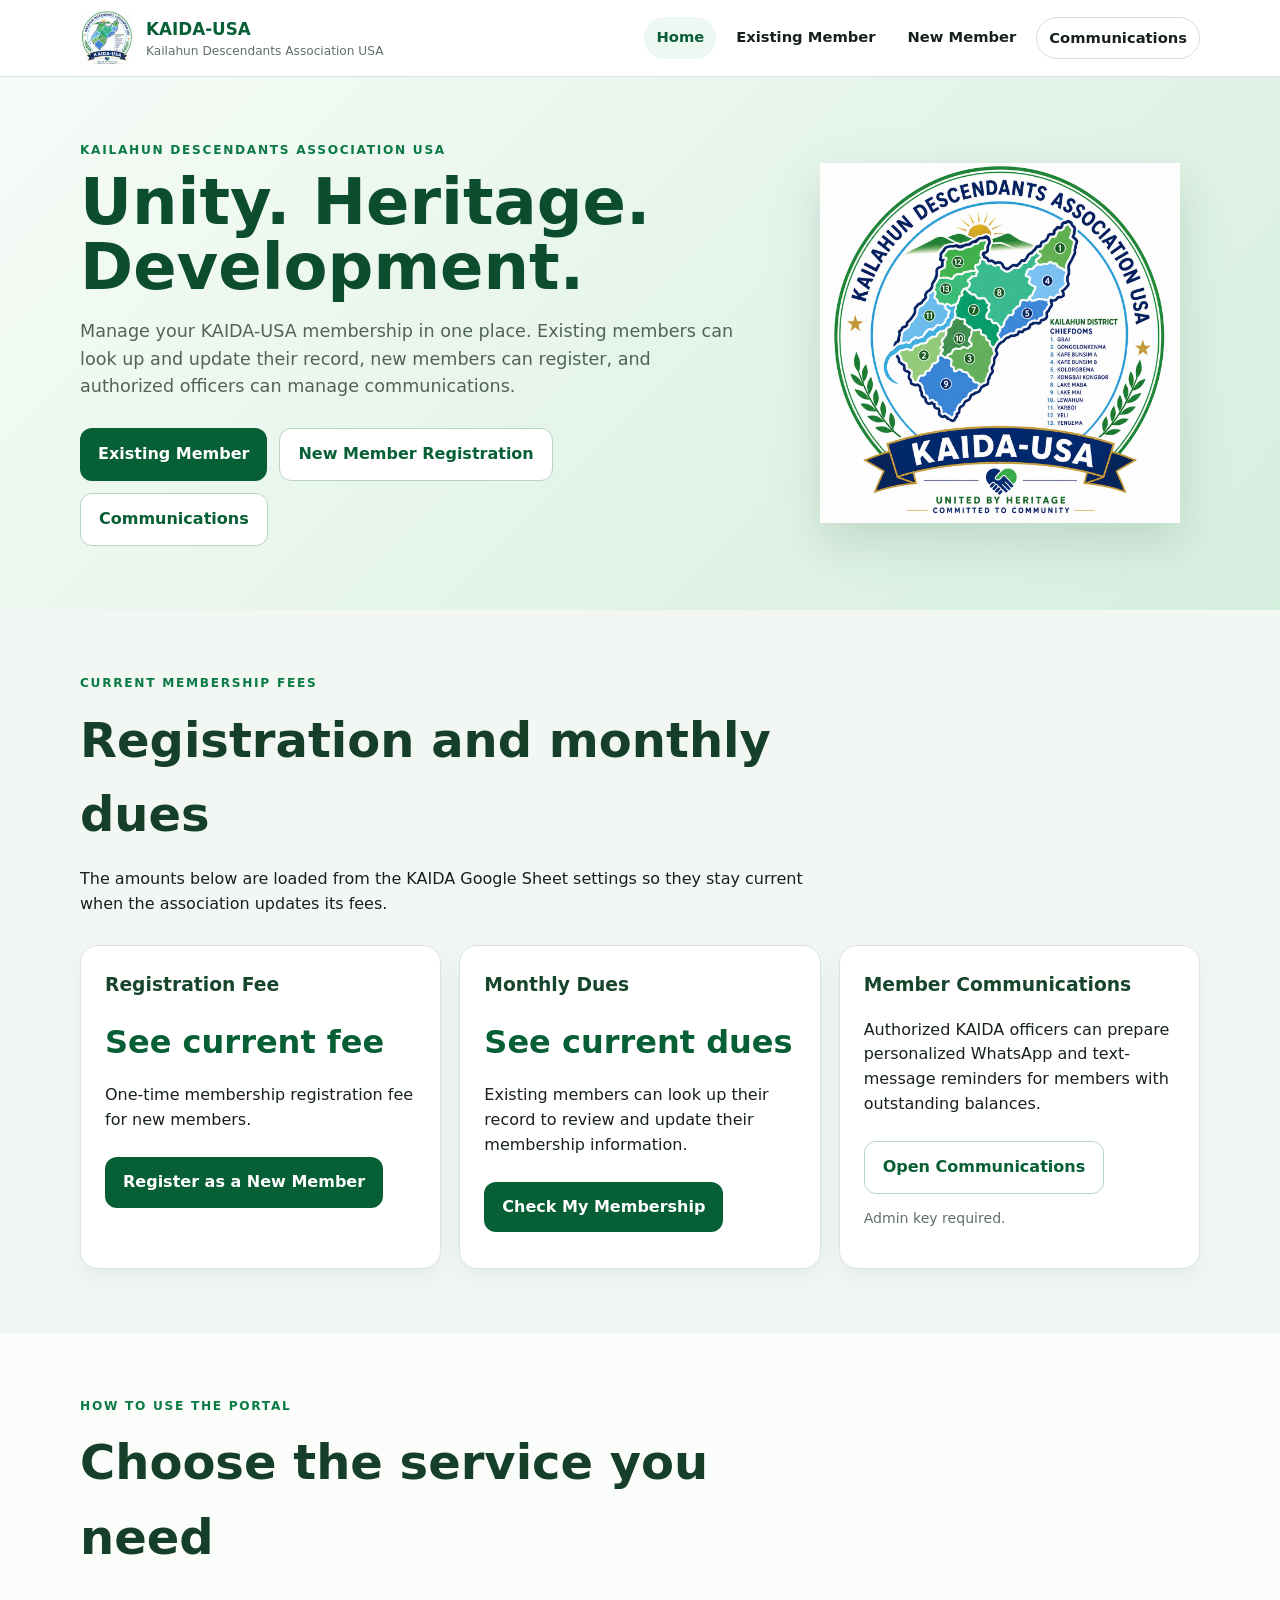
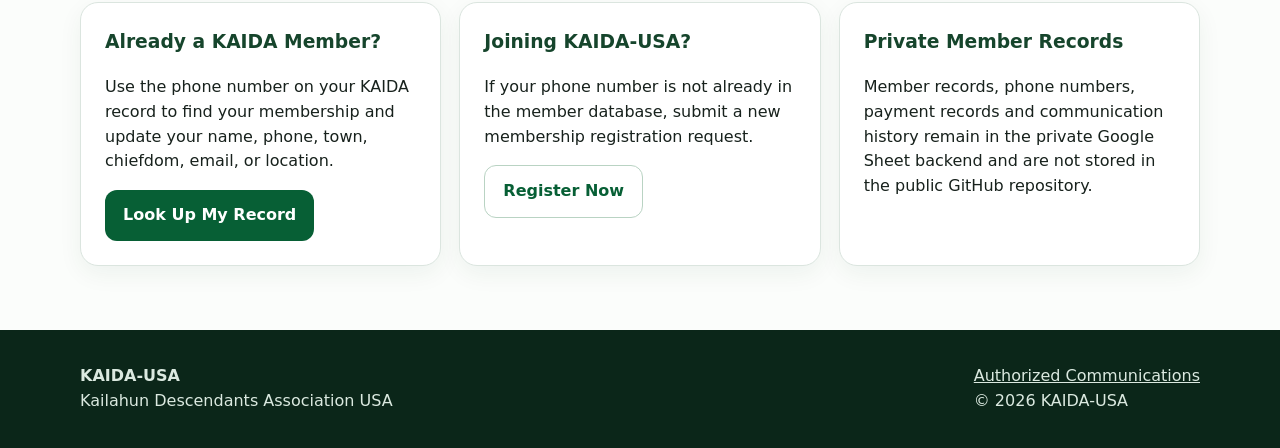
<file: index.html>
<!doctype html>
<html lang="en">
<head>
  <meta charset="utf-8">
  <meta name="viewport" content="width=device-width,initial-scale=1,viewport-fit=cover">
  <title>KAIDA-USA | Kailahun Descendants Association USA</title>
  <meta name="description" content="Official KAIDA-USA membership, registration, dues and member communications portal for the Kailahun Descendants Association USA.">
  <meta name="robots" content="index,follow,max-image-preview:large">
  <meta name="theme-color" content="#075f35">
  <link rel="canonical" href="https://kaidausa.github.io/">

  <meta property="og:locale" content="en_US">
  <meta property="og:type" content="website">
  <meta property="og:site_name" content="KAIDA-USA">
  <meta property="og:title" content="KAIDA-USA | Kailahun Descendants Association USA">
  <meta property="og:description" content="Unity • Heritage • Development. Membership, registration, dues and member services for KAIDA-USA.">
  <meta property="og:url" content="https://kaidausa.github.io/">
  <meta property="og:image" content="https://kaidausa.github.io/assets/img/og-image.png">
  <meta property="og:image:secure_url" content="https://kaidausa.github.io/assets/img/og-image.png">
  <meta property="og:image:type" content="image/png">
  <meta property="og:image:width" content="1200">
  <meta property="og:image:height" content="630">
  <meta property="og:image:alt" content="KAIDA-USA - Kailahun Descendants Association USA">

  <meta name="twitter:card" content="summary_large_image">
  <meta name="twitter:title" content="KAIDA-USA | Kailahun Descendants Association USA">
  <meta name="twitter:description" content="Unity • Heritage • Development. Membership, registration, dues and member services for KAIDA-USA.">
  <meta name="twitter:image" content="https://kaidausa.github.io/assets/img/og-image.png">

  <link rel="stylesheet" href="assets/css/styles.css">
  <script type="application/ld+json">{"@context":"https://schema.org","@type":"Organization","name":"KAIDA-USA","alternateName":"Kailahun Descendants Association USA","url":"https://kaidausa.github.io/","logo":"https://kaidausa.github.io/assets/img/kaida-logo.png"}</script>
</head>
<body>
<header class="site-header">
  <div class="container header-inner">
    <a class="brand" href="index.html" aria-label="KAIDA-USA Home">
      <img class="brand-logo" src="assets/img/kaida-logo.png" alt="KAIDA-USA logo">
      <span class="brand-text">
        <strong>KAIDA-USA</strong>
        <span>Kailahun Descendants Association USA</span>
      </span>
    </a>
    <nav class="nav" aria-label="Main navigation">
      <a aria-current="page" href="index.html">Home</a>
      <a href="member-lookup.html">Existing Member</a>
      <a href="register.html">New Member</a>
      <a href="communications.html">Communications</a>
    </nav>
  </div>
</header>

<main>
  <section class="hero">
    <div class="container hero-grid">
      <div>
        <p class="eyebrow">Kailahun Descendants Association USA</p>
        <h1>Unity. Heritage. Development.</h1>
        <p class="lead">Manage your KAIDA-USA membership in one place. Existing members can look up and update their record, new members can register, and authorized officers can manage communications.</p>
        <div class="actions">
          <a class="btn btn-primary" href="member-lookup.html">Existing Member</a>
          <a class="btn btn-secondary" href="register.html">New Member Registration</a>
          <a class="btn btn-secondary" href="communications.html">Communications</a>
        </div>
      </div>
      <div>
        <img class="hero-logo" src="assets/img/kaida-logo.png" alt="KAIDA-USA emblem">
      </div>
    </div>
  </section>

  <section class="section section-alt" id="fees">
    <div class="container">
      <div class="section-heading">
        <p class="eyebrow">Current Membership Fees</p>
        <h2>Registration and monthly dues</h2>
        <p>The amounts below are loaded from the KAIDA Google Sheet settings so they stay current when the association updates its fees.</p>
      </div>

      <div class="grid">
        <article class="card">
          <h3>Registration Fee</h3>
          <p class="price" data-registration-fee>Loading…</p>
          <p>One-time membership registration fee for new members.</p>
          <a class="btn btn-primary" href="register.html">Register as a New Member</a>
        </article>

        <article class="card">
          <h3>Monthly Dues</h3>
          <p class="price" data-monthly-dues>Loading…</p>
          <p>Existing members can look up their record to review and update their membership information.</p>
          <a class="btn btn-primary" href="member-lookup.html">Check My Membership</a>
        </article>

        <article class="card">
          <h3>Member Communications</h3>
          <p>Authorized KAIDA officers can prepare personalized WhatsApp and text-message reminders for members with outstanding balances.</p>
          <a class="btn btn-secondary" href="communications.html">Open Communications</a>
          <p class="small">Admin key required.</p>
        </article>
      </div>
    </div>
  </section>

  <section class="section">
    <div class="container">
      <div class="section-heading">
        <p class="eyebrow">How to Use the Portal</p>
        <h2>Choose the service you need</h2>
      </div>
      <div class="grid">
        <article class="card">
          <h3>Already a KAIDA Member?</h3>
          <p>Use the phone number on your KAIDA record to find your membership and update your name, phone, town, chiefdom, email, or location.</p>
          <a class="btn btn-primary" href="member-lookup.html">Look Up My Record</a>
        </article>
        <article class="card">
          <h3>Joining KAIDA-USA?</h3>
          <p>If your phone number is not already in the member database, submit a new membership registration request.</p>
          <a class="btn btn-secondary" href="register.html">Register Now</a>
        </article>
        <article class="card">
          <h3>Private Member Records</h3>
          <p>Member records, phone numbers, payment records and communication history remain in the private Google Sheet backend and are not stored in the public GitHub repository.</p>
        </article>
      </div>
    </div>
  </section>
</main>

<footer class="site-footer">
  <div class="container footer-inner">
    <div>
      <strong>KAIDA-USA</strong>
      <div>Kailahun Descendants Association USA</div>
    </div>
    <div>
      <a href="communications.html">Authorized Communications</a><br>
      © <span id="year"></span> KAIDA-USA
    </div>
  </div>
</footer>

<script src="config.js"></script>
<script src="assets/js/app.js"></script>
</body>
</html>
</file>
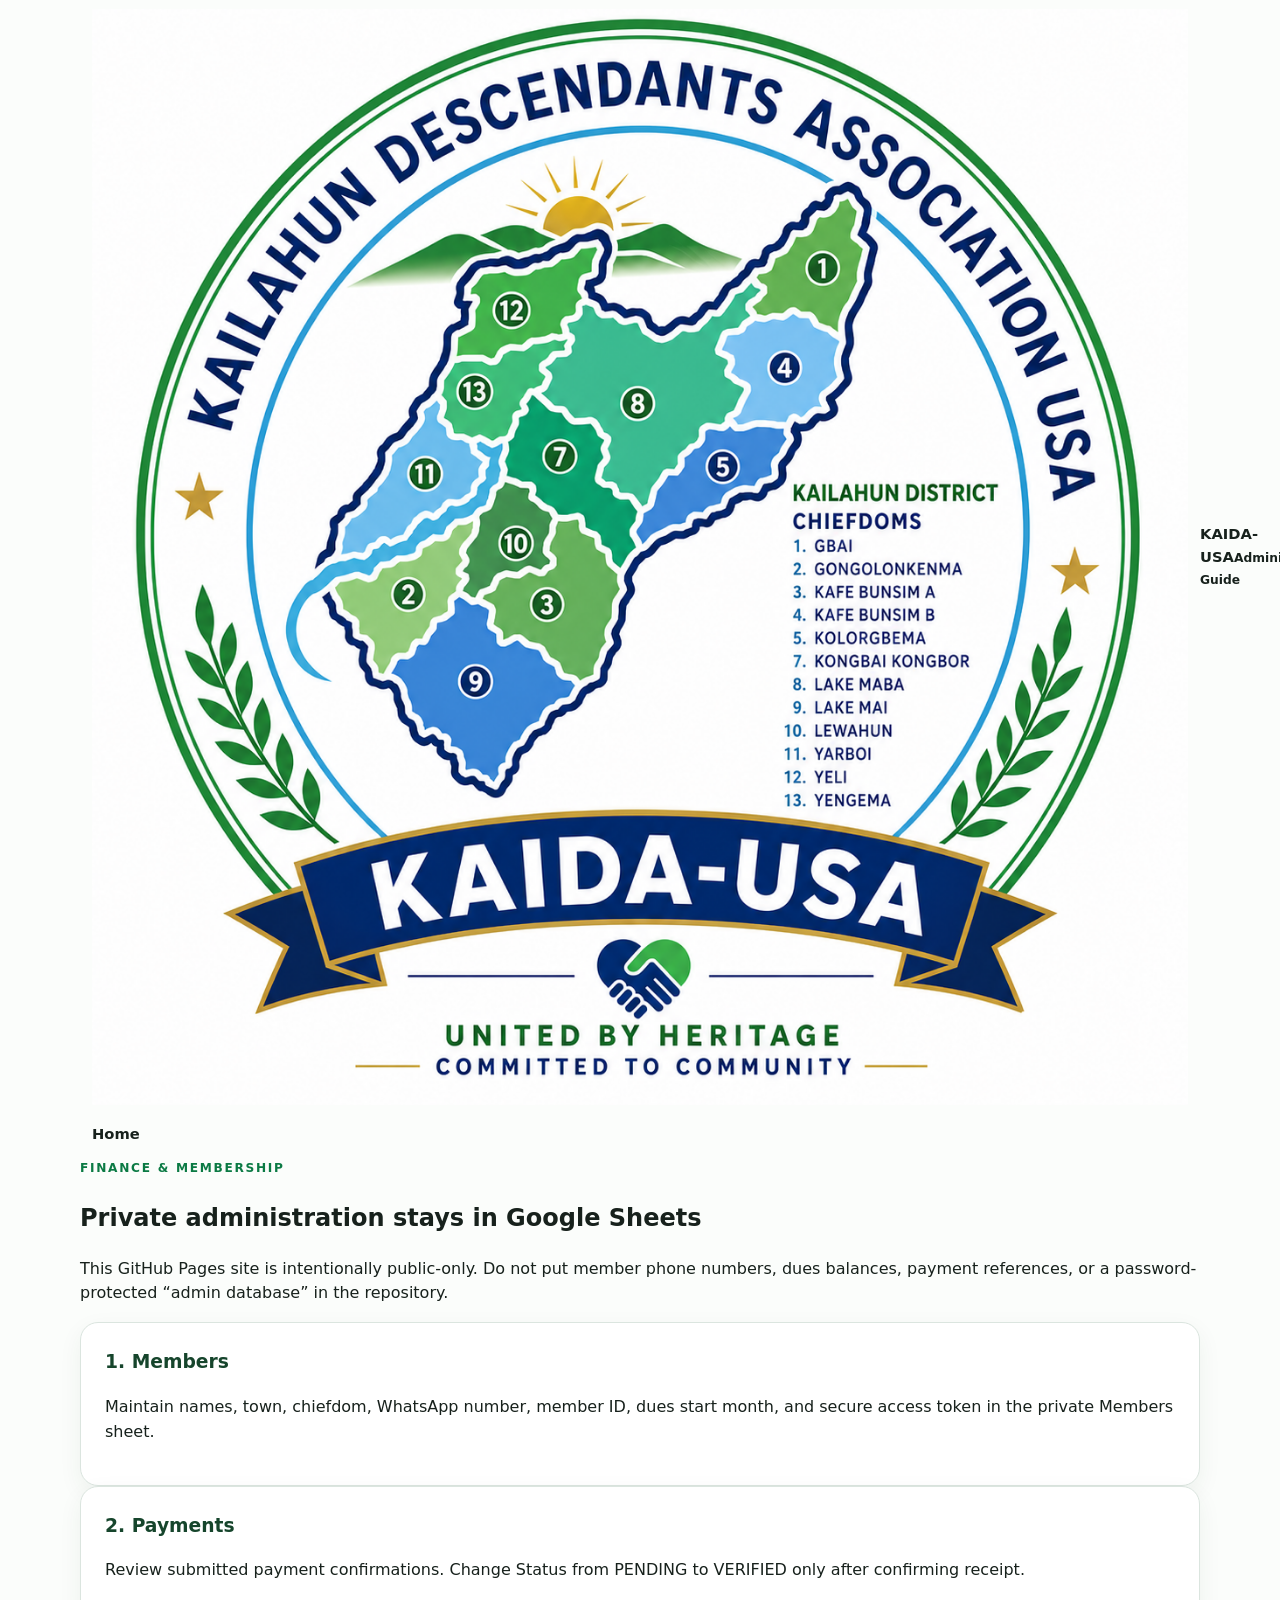
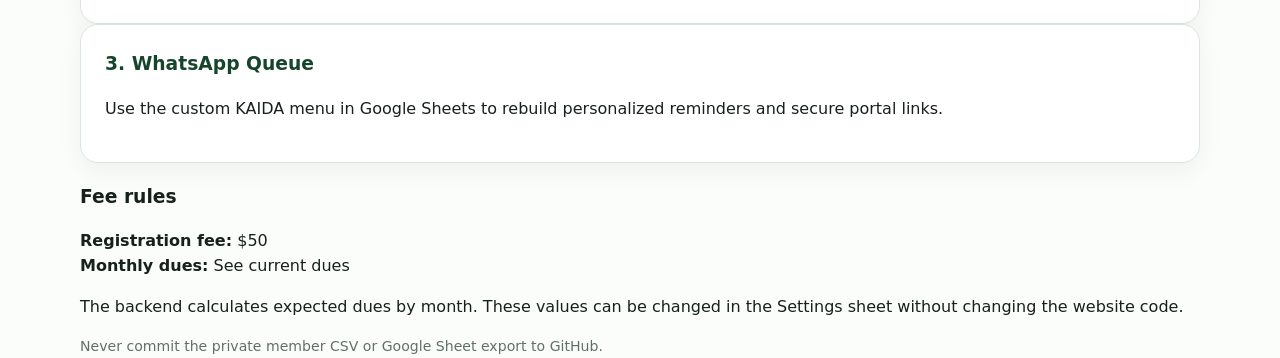
<file: admin.html>
<!doctype html><html lang="en"><head>
  <meta charset="utf-8">
  <meta name="viewport" content="width=device-width, initial-scale=1, viewport-fit=cover">
  <title>Administrator Guide | KAIDA-USA</title>
  <meta name="description" content="KAIDA-USA administrator guide for the private Google Sheets and Apps Script membership and dues system.">
  <meta name="robots" content="noindex,nofollow,noarchive">
  <meta name="theme-color" content="#0b6b3a">
  <meta name="application-name" content="KAIDA-USA">
  <meta name="apple-mobile-web-app-title" content="KAIDA-USA">
  <meta name="format-detection" content="telephone=no">
  <link rel="canonical" href="https://kaida.github.io/admin.html">
  <link rel="icon" type="image/png" sizes="32x32" href="assets/img/favicon-32x32.png">
  <link rel="apple-touch-icon" sizes="180x180" href="assets/img/apple-touch-icon.png">
  <link rel="manifest" href="site.webmanifest">

  <!-- Open Graph: Facebook, WhatsApp, LinkedIn, iMessage and other social previews -->
  <meta property="og:locale" content="en_US">
  <meta property="og:type" content="website">
  <meta property="og:site_name" content="KAIDA-USA">
  <meta property="og:title" content="Administrator Guide | KAIDA-USA">
  <meta property="og:description" content="KAIDA-USA administrator guide for the private Google Sheets and Apps Script membership and dues system.">
  <meta property="og:url" content="https://kaida.github.io/admin.html">
  <meta property="og:image" content="https://kaida.github.io/assets/img/og-image.png">
  <meta property="og:image:secure_url" content="https://kaida.github.io/assets/img/og-image.png">
  <meta property="og:image:type" content="image/png">
  <meta property="og:image:width" content="1200">
  <meta property="og:image:height" content="630">
  <meta property="og:image:alt" content="KAIDA-USA — Kailahun Descendants Association USA">

  <!-- X / Twitter Card -->
  <meta name="twitter:card" content="summary_large_image">
  <meta name="twitter:title" content="Administrator Guide | KAIDA-USA">
  <meta name="twitter:description" content="KAIDA-USA administrator guide for the private Google Sheets and Apps Script membership and dues system.">
  <meta name="twitter:image" content="https://kaida.github.io/assets/img/og-image.png">
  <meta name="twitter:image:alt" content="KAIDA-USA — Kailahun Descendants Association USA">

  <link rel="stylesheet" href="assets/css/styles.css">
</head><body>
<nav class="nav"><div class="container nav-inner"><a class="brand" href="index.html"><img src="assets/img/kaida-logo.png" alt="KAIDA-USA logo"><span>KAIDA-USA<small>Administrator Guide</small></span></a><a class="btn btn-outline" href="index.html">Home</a></div></nav>
<section><div class="container"><div class="section-head"><span class="eyebrow">Finance & Membership</span><h2>Private administration stays in Google Sheets</h2><p>This GitHub Pages site is intentionally public-only. Do not put member phone numbers, dues balances, payment references, or a password-protected “admin database” in the repository.</p></div><div class="cards"><div class="card"><h3>1. Members</h3><p>Maintain names, town, chiefdom, WhatsApp number, member ID, dues start month, and secure access token in the private Members sheet.</p></div><div class="card"><h3>2. Payments</h3><p>Review submitted payment confirmations. Change Status from PENDING to VERIFIED only after confirming receipt.</p></div><div class="card"><h3>3. WhatsApp Queue</h3><p>Use the custom KAIDA menu in Google Sheets to rebuild personalized reminders and secure portal links.</p></div></div><div class="panel" style="margin-top:1.2rem"><h3>Fee rules</h3><p><strong>Registration fee:</strong> <span data-reg-fee>$50</span><br><strong>Monthly dues:</strong> <span data-monthly-dues>$10</span></p><p class="hint">The backend calculates expected dues by month. These values can be changed in the Settings sheet without changing the website code.</p></div></div></section>
<footer class="footer"><div class="container small">Never commit the private member CSV or Google Sheet export to GitHub.</div></footer><script src="config.js"></script><script src="assets/js/app.js"></script></body></html>
</file>
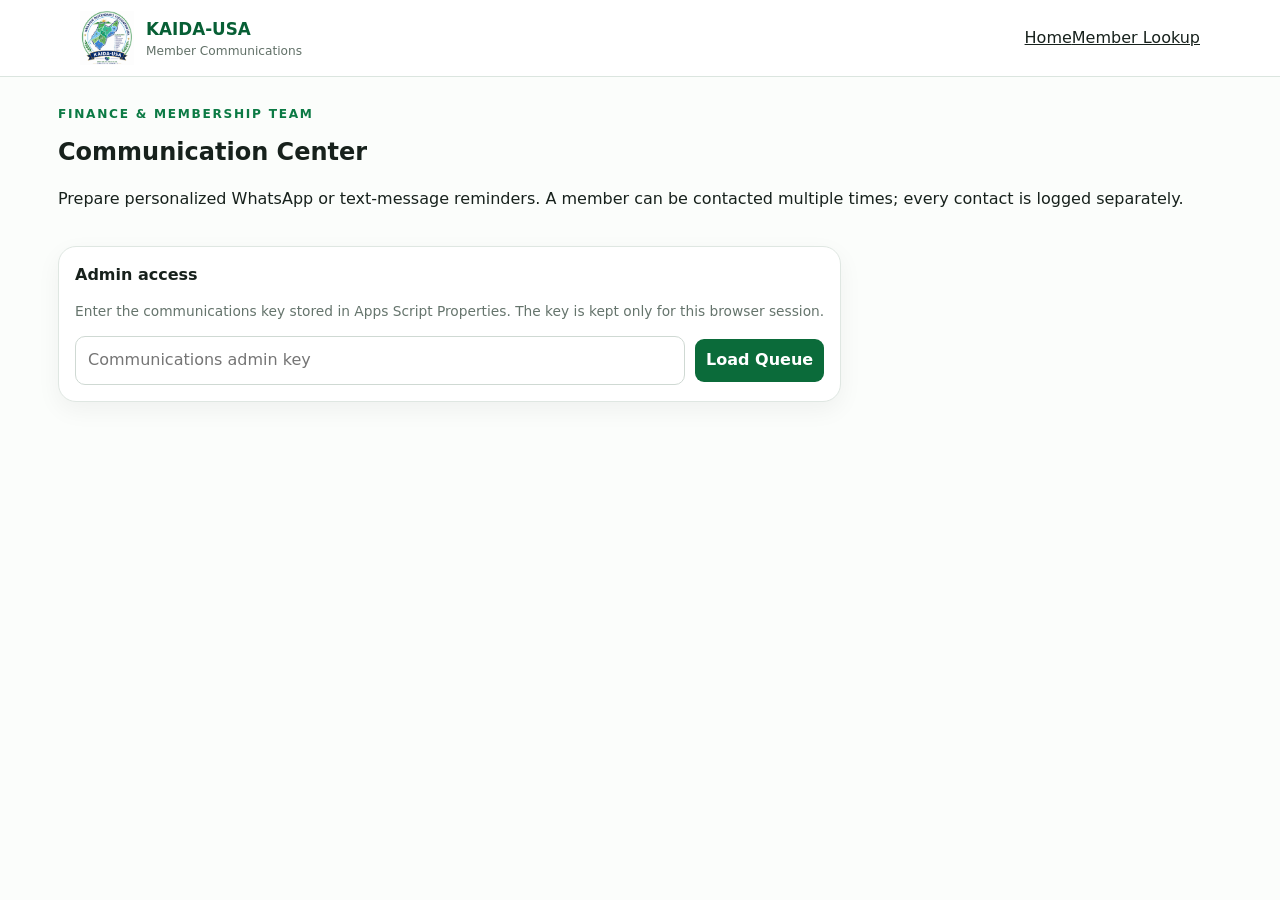
<file: communications.html>
<!doctype html>
<html lang="en">
<head>
  <meta charset="utf-8">
  <meta name="viewport" content="width=device-width,initial-scale=1,viewport-fit=cover">
  <meta name="robots" content="noindex,nofollow,noarchive">
  <meta name="theme-color" content="#0b6b3a">
  <title>KAIDA-USA | Member Communications</title>
  <link rel="stylesheet" href="assets/css/styles.css">
  <style>
    .comms-shell{max-width:1200px;margin:0 auto;padding:28px 18px 60px}
    .comms-header{display:flex;gap:18px;justify-content:space-between;align-items:flex-start;flex-wrap:wrap;margin-bottom:22px}
    .comms-header h1{margin:.2rem 0 .4rem}
    .admin-box,.toolbar,.stats-grid,.table-card,.batch-card{background:#fff;border:1px solid #dfe7e2;border-radius:18px;box-shadow:0 8px 24px rgba(0,0,0,.05)}
    .admin-box{padding:16px;min-width:310px}
    .inline{display:flex;gap:10px;align-items:center;flex-wrap:wrap}
    .inline input,.toolbar select,.toolbar input,.message-editor textarea{padding:11px 12px;border:1px solid #cfd9d3;border-radius:10px;font:inherit}
    .inline input{min-width:220px;flex:1}
    .toolbar{padding:14px;display:flex;gap:10px;flex-wrap:wrap;align-items:center;margin-bottom:18px}
    .toolbar .grow{flex:1;min-width:230px}
    .stats-grid{display:grid;grid-template-columns:repeat(4,minmax(0,1fr));gap:1px;overflow:hidden;margin-bottom:18px;background:#dfe7e2}
    .stat{background:#fff;padding:18px}
    .stat .num{font-size:1.7rem;font-weight:800;color:#0b6b3a}
    .stat .label{font-size:.9rem;color:#5c6c63;margin-top:4px}
    .table-card{overflow:hidden}
    .table-wrap{overflow:auto}
    table{width:100%;border-collapse:collapse;min-width:1080px}
    th,td{padding:11px 10px;border-bottom:1px solid #edf1ee;text-align:left;vertical-align:top}
    th{background:#f5f8f6;font-size:.82rem;text-transform:uppercase;letter-spacing:.03em;position:sticky;top:0;z-index:1}
    .money{font-variant-numeric:tabular-nums;font-weight:700}
    .pill{display:inline-block;padding:4px 8px;border-radius:999px;background:#eef6f1;color:#0b6b3a;font-size:.78rem;font-weight:700}
    .actions{display:flex;gap:6px;flex-wrap:wrap}
    button,.action-link{border:0;border-radius:9px;padding:9px 11px;font:inherit;font-weight:700;cursor:pointer;text-decoration:none;display:inline-flex;align-items:center;justify-content:center}
    .primary{background:#0b6b3a;color:#fff}.secondary{background:#eef6f1;color:#0b6b3a}.muted{background:#f2f3f2;color:#38453e}.danger{background:#fff0f0;color:#9d2020}
    button:disabled{opacity:.5;cursor:not-allowed}
    .notice{margin:12px 0;padding:11px 13px;border-radius:10px}.notice-info{background:#eef5ff}.notice-success{background:#edf8f0}.notice-error{background:#fff0f0}.notice-warning{background:#fff8e5}
    .batch-card{margin-top:18px;padding:18px}.batch-card[hidden]{display:none}
    .batch-top{display:flex;justify-content:space-between;gap:12px;flex-wrap:wrap;align-items:center}
    .message-editor textarea{width:100%;min-height:180px;resize:vertical;margin:12px 0}
    .small{font-size:.86rem;color:#65746c}.hidden{display:none!important}
    @media(max-width:800px){.stats-grid{grid-template-columns:1fr 1fr}.admin-box{width:100%}}
    @media(max-width:520px){.stats-grid{grid-template-columns:1fr}.comms-shell{padding:18px 10px 40px}}
  </style>
</head>
<body>
  <header class="site-header">
    <div class="container header-inner">
      <a class="brand" href="index.html" aria-label="KAIDA-USA Home">
        <img src="assets/img/kaida-logo.png" alt="KAIDA-USA logo" class="brand-logo">
        <div class="brand-text"><strong>KAIDA-USA</strong><span>Member Communications</span></div>
      </a>
      <nav class="main-nav"><a href="index.html">Home</a><a href="member-lookup.html">Member Lookup</a></nav>
    </div>
  </header>

  <main class="comms-shell">
    <section class="comms-header">
      <div>
        <p class="eyebrow">Finance & Membership Team</p>
        <h1>Communication Center</h1>
        <p>Prepare personalized WhatsApp or text-message reminders. A member can be contacted multiple times; every contact is logged separately.</p>
      </div>
      <div class="admin-box">
        <strong>Admin access</strong>
        <p class="small">Enter the communications key stored in Apps Script Properties. The key is kept only for this browser session.</p>
        <div class="inline">
          <input id="adminKey" type="password" autocomplete="current-password" placeholder="Communications admin key">
          <button id="connectBtn" class="primary" type="button">Load Queue</button>
        </div>
        <div id="accessMessage" class="notice notice-info" hidden></div>
      </div>
    </section>

    <section id="dashboard" class="hidden">
      <div class="stats-grid">
        <div class="stat"><div id="statOutstanding" class="num">0</div><div class="label">Members outstanding</div></div>
        <div class="stat"><div id="statBalance" class="num">$0</div><div class="label">Total outstanding</div></div>
        <div class="stat"><div id="statNever" class="num">0</div><div class="label">Never contacted</div></div>
        <div class="stat"><div id="statSelected" class="num">0</div><div class="label">Selected for batch</div></div>
      </div>

      <div class="toolbar">
        <input id="searchBox" class="grow" type="search" placeholder="Search name, phone or member ID">
        <select id="debtFilter">
          <option value="all">All outstanding</option>
          <option value="registration">Registration only</option>
          <option value="dues">Dues only</option>
          <option value="both">Registration + dues</option>
        </select>
        <select id="contactFilter">
          <option value="all">All contact history</option>
          <option value="never">Never contacted</option>
          <option value="followup">Contacted before</option>
        </select>
        <button id="refreshBtn" class="secondary" type="button">Refresh</button>
        <button id="selectVisibleBtn" class="secondary" type="button">Select visible</button>
        <button id="clearSelectedBtn" class="muted" type="button">Clear selection</button>
        <button id="startBatchBtn" class="primary" type="button">Start selected batch</button>
      </div>

      <div id="mainMessage" class="notice notice-info" hidden></div>

      <div class="table-card">
        <div class="table-wrap">
          <table>
            <thead><tr>
              <th><input id="selectAll" type="checkbox" aria-label="Select all visible"></th>
              <th>Member</th><th>Phone</th><th>Registration</th><th>Dues</th><th>Total</th><th>Request</th><th>Last Contact</th><th>#</th><th>Actions</th>
            </tr></thead>
            <tbody id="queueBody"></tbody>
          </table>
        </div>
      </div>

      <section id="batchCard" class="batch-card" hidden>
        <div class="batch-top">
          <div><p class="eyebrow">Batch assistant</p><h2 id="batchTitle">Member 1 of 1</h2></div>
          <button id="closeBatchBtn" class="muted" type="button">Close</button>
        </div>
        <div id="batchMember"></div>
        <div class="message-editor"><textarea id="batchMessage" aria-label="Message to send"></textarea></div>
        <div class="actions">
          <a id="batchWhatsApp" class="action-link primary" target="_blank" rel="noopener">Open WhatsApp</a>
          <a id="batchSms" class="action-link secondary">Open Text Message</a>
          <button id="logWhatsAppBtn" class="secondary" type="button">Log WhatsApp & Next</button>
          <button id="logSmsBtn" class="secondary" type="button">Log Text & Next</button>
          <button id="skipBtn" class="muted" type="button">Skip</button>
        </div>
        <p class="small">Opening WhatsApp or SMS prepares the message. You still press Send in WhatsApp or your messaging app. Use “Log … & Next” after you send.</p>
      </section>
    </section>
  </main>

  <script src="config.js"></script>
  <script src="assets/js/app.js"></script>
  <script src="assets/js/communications.js"></script>
</body>
</html>
</file>
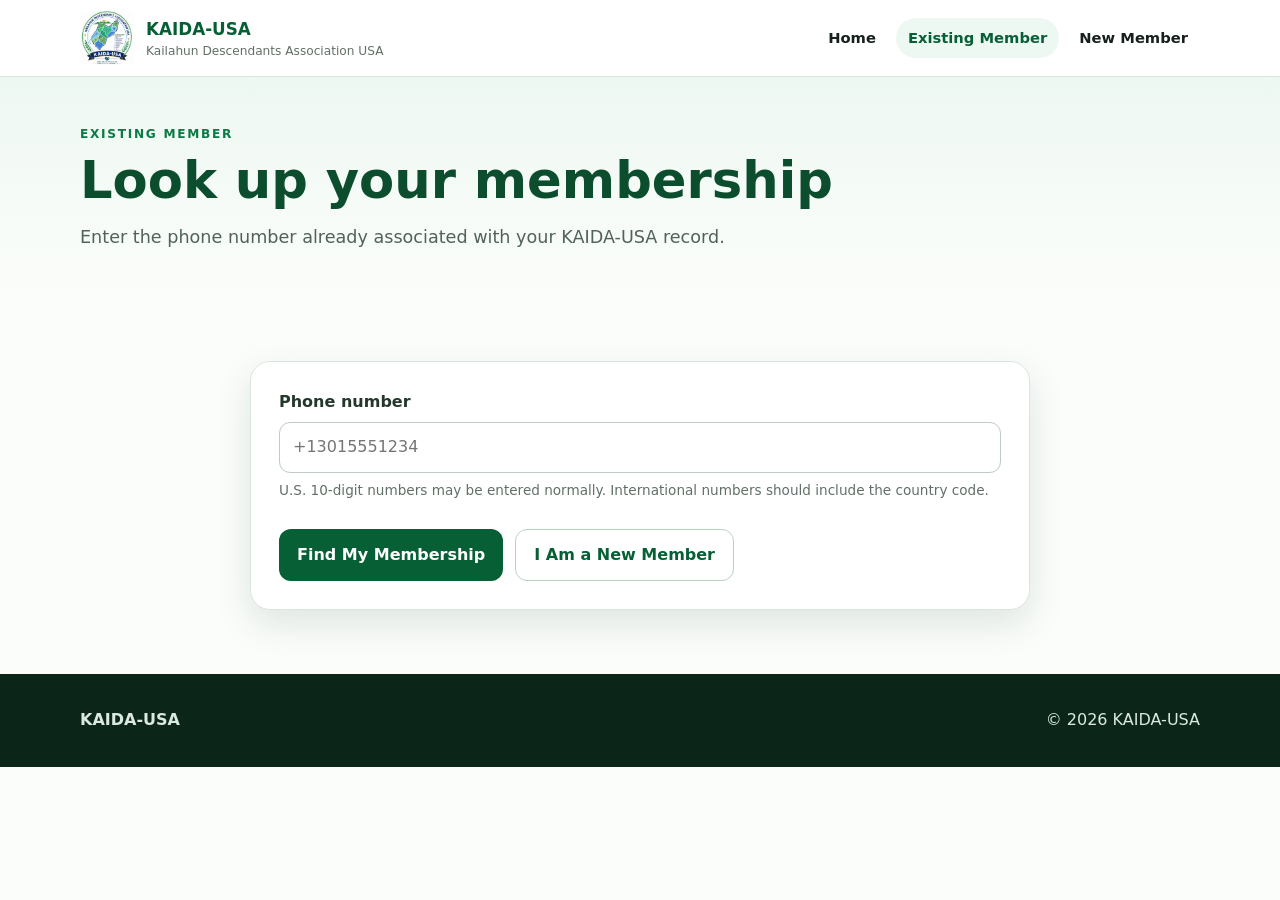
<file: member-lookup.html>
<!doctype html>
<html lang="en"><head><meta charset="utf-8"><meta name="viewport" content="width=device-width,initial-scale=1"><title>Existing Member Lookup | KAIDA-USA</title><meta name="description" content="Existing KAIDA-USA members can look up and update their membership information."><meta name="robots" content="noindex,nofollow"><link rel="stylesheet" href="assets/css/styles.css"></head>
<body>
<header class="site-header"><div class="container header-inner"><a class="brand" href="index.html"><img class="brand-logo" src="assets/img/kaida-logo.png" alt="KAIDA-USA logo"><span class="brand-text"><strong>KAIDA-USA</strong><span>Kailahun Descendants Association USA</span></span></a><nav class="nav"><a href="index.html">Home</a><a aria-current="page" href="member-lookup.html">Existing Member</a><a href="register.html">New Member</a></nav></div></header>
<main><section class="page-hero"><div class="container"><p class="eyebrow">Existing Member</p><h1>Look up your membership</h1><p class="lead">Enter the phone number already associated with your KAIDA-USA record.</p></div></section>
<section class="section"><div class="container form-shell"><div class="form-card"><form id="lookupForm"><div class="field"><label for="lookupPhone">Phone number</label><input id="lookupPhone" name="phone" type="tel" inputmode="tel" autocomplete="tel" placeholder="+13015551234" required><div class="help">U.S. 10-digit numbers may be entered normally. International numbers should include the country code.</div></div><div class="actions"><button class="btn btn-primary" type="submit">Find My Membership</button><a class="btn btn-secondary" href="register.html">I Am a New Member</a></div></form><div id="lookupMessage" class="notice" hidden></div></div>
<div id="memberCard" class="form-card" style="margin-top:24px" hidden><div class="member-meta"><span class="badge">Existing Member</span><span class="badge" id="memberStatusText">Active</span></div><h2>Update your information</h2><p class="security-note">For privacy, this page only exposes basic profile information. Financial records should use a stronger verification method before being displayed.</p><form id="updateForm"><input type="hidden" id="memberLookupKey"><div class="form-grid"><div class="field"><label for="memberId">Member ID</label><input id="memberId" readonly></div><div class="field"><label for="memberName">Full name</label><input id="memberName" required></div><div class="field"><label for="memberPhone">Phone</label><input id="memberPhone" type="tel" required></div><div class="field"><label for="memberEmail">Email</label><input id="memberEmail" type="email"></div><div class="field"><label for="memberTown">Town</label><input id="memberTown"></div><div class="field"><label for="memberChiefdom">Chiefdom</label><input id="memberChiefdom"></div><div class="field full"><label for="memberState">U.S. State / Location</label><input id="memberState"></div></div><div class="actions"><button class="btn btn-primary" type="submit">Save Changes</button></div></form><div id="updateMessage" class="notice" hidden></div></div></div></section></main>
<footer class="site-footer"><div class="container footer-inner"><div><strong>KAIDA-USA</strong></div><div>© <span id="year"></span> KAIDA-USA</div></div></footer><script src="config.js"></script><script src="assets/js/app.js"></script></body></html>
</file>
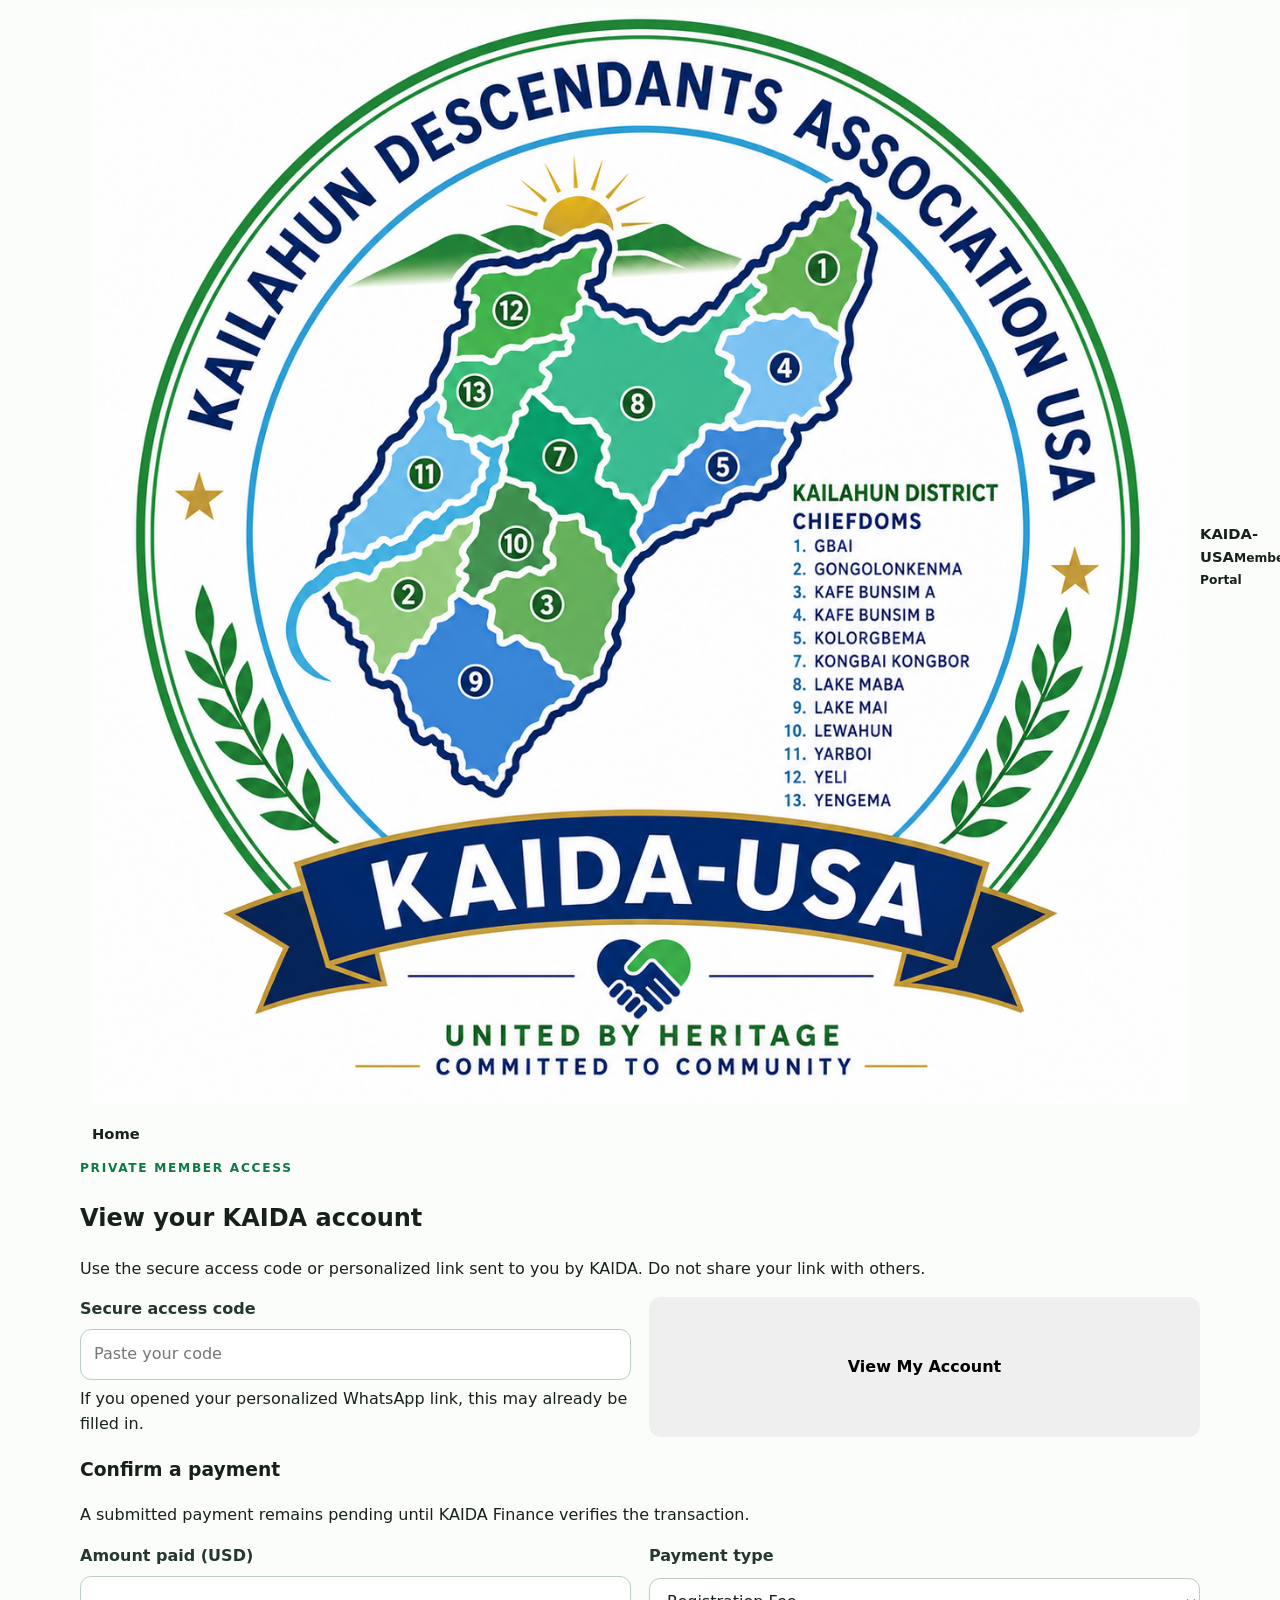
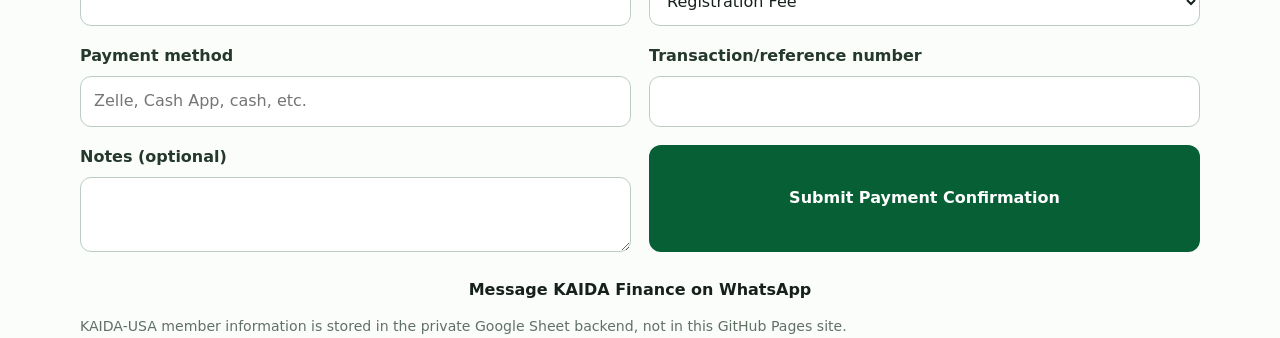
<file: portal.html>
<!doctype html><html lang="en"><head>
  <meta charset="utf-8">
  <meta name="viewport" content="width=device-width, initial-scale=1, viewport-fit=cover">
  <title>Member Portal | KAIDA-USA</title>
  <meta name="description" content="Secure KAIDA-USA member portal for viewing registration, dues balances, and verified payment history.">
  <meta name="robots" content="noindex,nofollow,noarchive">
  <meta name="theme-color" content="#0b6b3a">
  <meta name="application-name" content="KAIDA-USA">
  <meta name="apple-mobile-web-app-title" content="KAIDA-USA">
  <meta name="format-detection" content="telephone=no">
  <link rel="canonical" href="https://kaida.github.io/portal.html">
  <link rel="icon" type="image/png" sizes="32x32" href="assets/img/favicon-32x32.png">
  <link rel="apple-touch-icon" sizes="180x180" href="assets/img/apple-touch-icon.png">
  <link rel="manifest" href="site.webmanifest">

  <!-- Open Graph: Facebook, WhatsApp, LinkedIn, iMessage and other social previews -->
  <meta property="og:locale" content="en_US">
  <meta property="og:type" content="website">
  <meta property="og:site_name" content="KAIDA-USA">
  <meta property="og:title" content="Member Portal | KAIDA-USA">
  <meta property="og:description" content="Secure KAIDA-USA member portal for viewing registration, dues balances, and verified payment history.">
  <meta property="og:url" content="https://kaida.github.io/portal.html">
  <meta property="og:image" content="https://kaida.github.io/assets/img/og-image.png">
  <meta property="og:image:secure_url" content="https://kaida.github.io/assets/img/og-image.png">
  <meta property="og:image:type" content="image/png">
  <meta property="og:image:width" content="1200">
  <meta property="og:image:height" content="630">
  <meta property="og:image:alt" content="KAIDA-USA — Kailahun Descendants Association USA">

  <!-- X / Twitter Card -->
  <meta name="twitter:card" content="summary_large_image">
  <meta name="twitter:title" content="Member Portal | KAIDA-USA">
  <meta name="twitter:description" content="Secure KAIDA-USA member portal for viewing registration, dues balances, and verified payment history.">
  <meta name="twitter:image" content="https://kaida.github.io/assets/img/og-image.png">
  <meta name="twitter:image:alt" content="KAIDA-USA — Kailahun Descendants Association USA">

  <link rel="stylesheet" href="assets/css/styles.css">
</head><body>
<nav class="nav"><div class="container nav-inner"><a class="brand" href="index.html"><img src="assets/img/kaida-logo.png" alt="KAIDA-USA logo"><span>KAIDA-USA<small>Member Portal</small></span></a><a class="btn btn-outline" href="index.html">Home</a></div></nav>
<section><div class="container"><div class="section-head"><span class="eyebrow">Private member access</span><h2>View your KAIDA account</h2><p>Use the secure access code or personalized link sent to you by KAIDA. Do not share your link with others.</p></div><div class="portal"><div class="panel"><form id="accountForm" class="form-grid"><div class="field"><label>Secure access code</label><input id="token" type="password" autocomplete="off" placeholder="Paste your code"><div class="hint">If you opened your personalized WhatsApp link, this may already be filled in.</div></div><button class="btn btn-blue" type="submit">View My Account</button></form><div id="accountNotice" class="notice hidden" style="margin-top:1rem"></div><div id="accountResult" class="hidden" style="margin-top:1rem"></div></div><div class="panel"><h3>Confirm a payment</h3><p class="hint">A submitted payment remains pending until KAIDA Finance verifies the transaction.</p><form id="paymentForm" class="form-grid"><div id="paymentNotice" class="notice hidden"></div><input id="paymentToken" name="token" type="hidden"><div class="field"><label>Amount paid (USD)</label><input name="amount" type="number" min="0.01" step="0.01" required></div><div class="field"><label>Payment type</label><select name="category" required><option value="Registration Fee">Registration Fee</option><option value="Monthly Dues">Monthly Dues</option><option value="Registration + Dues">Registration + Dues</option><option value="Other">Other</option></select></div><div class="field"><label>Payment method</label><input name="method" required placeholder="Zelle, Cash App, cash, etc."></div><div class="field"><label>Transaction/reference number</label><input name="reference" required></div><div class="field"><label>Notes (optional)</label><textarea name="notes"></textarea></div><button class="btn btn-primary" type="submit">Submit Payment Confirmation</button></form><a id="financeWhatsApp" class="btn btn-whatsapp" style="margin-top:.8rem;width:100%" target="_blank" rel="noopener">Message KAIDA Finance on WhatsApp</a></div></div></div></section>
<footer class="footer"><div class="container small">KAIDA-USA member information is stored in the private Google Sheet backend, not in this GitHub Pages site.</div></footer><script src="config.js"></script><script src="assets/js/app.js"></script></body></html>
</file>
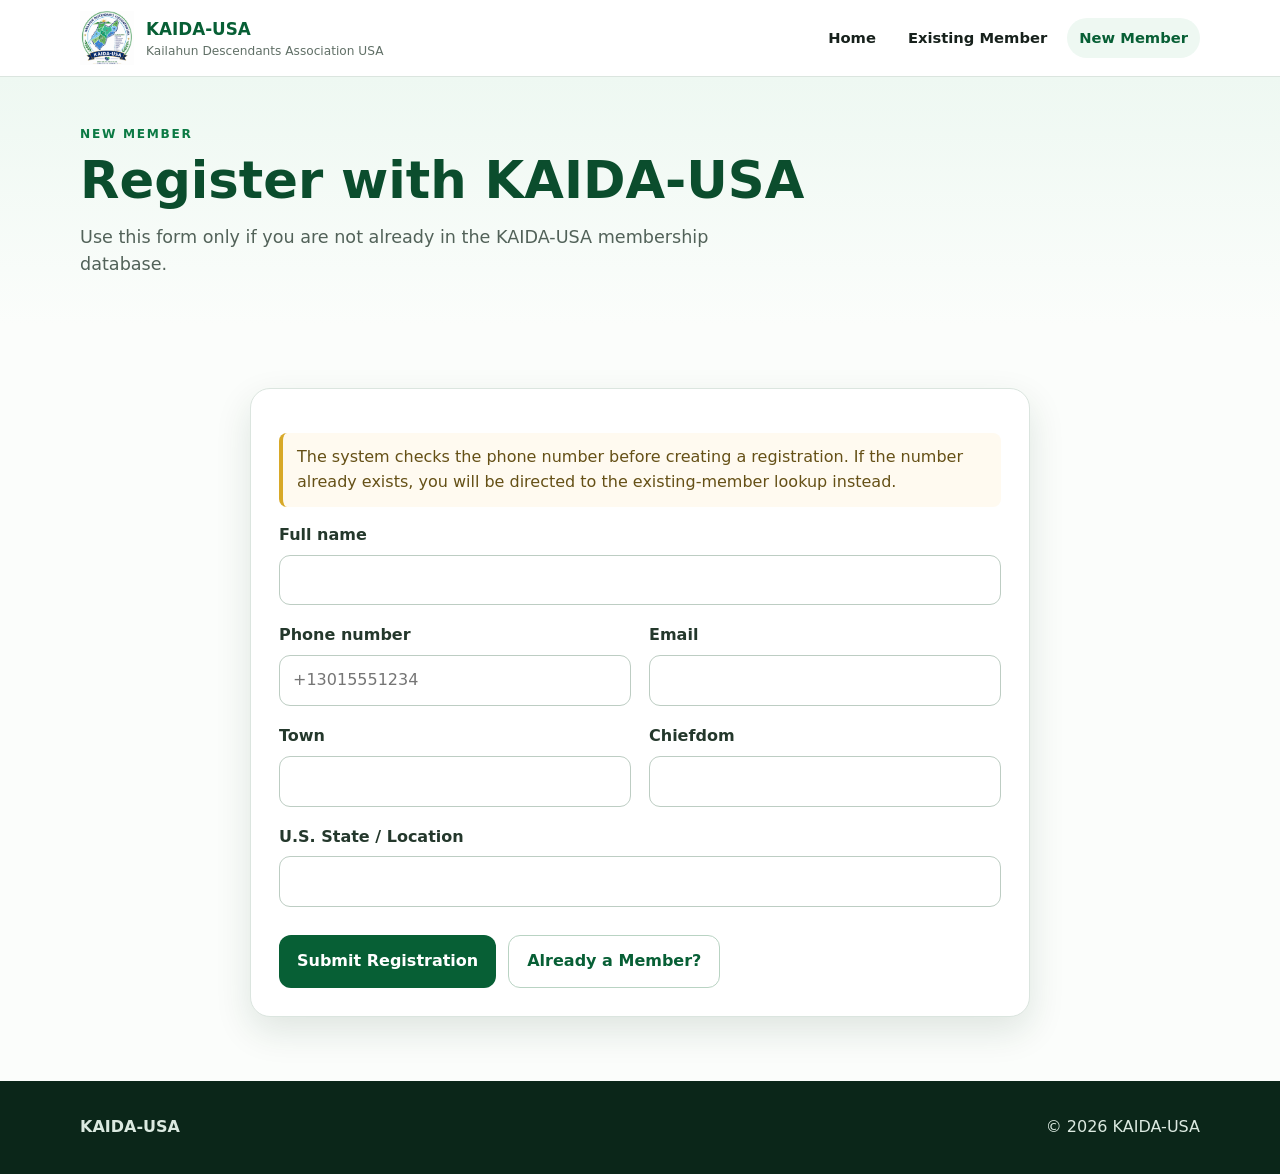
<file: register.html>
<!doctype html>
<html lang="en"><head><meta charset="utf-8"><meta name="viewport" content="width=device-width,initial-scale=1"><title>New Member Registration | KAIDA-USA</title><meta name="description" content="Register as a new member of the Kailahun Descendants Association USA."><meta name="robots" content="noindex,nofollow"><link rel="stylesheet" href="assets/css/styles.css"></head>
<body>
<header class="site-header"><div class="container header-inner"><a class="brand" href="index.html"><img class="brand-logo" src="assets/img/kaida-logo.png" alt="KAIDA-USA logo"><span class="brand-text"><strong>KAIDA-USA</strong><span>Kailahun Descendants Association USA</span></span></a><nav class="nav"><a href="index.html">Home</a><a href="member-lookup.html">Existing Member</a><a aria-current="page" href="register.html">New Member</a></nav></div></header>
<main><section class="page-hero"><div class="container"><p class="eyebrow">New Member</p><h1>Register with KAIDA-USA</h1><p class="lead">Use this form only if you are not already in the KAIDA-USA membership database.</p></div></section>
<section class="section"><div class="container form-shell"><div class="form-card"><p class="security-note">The system checks the phone number before creating a registration. If the number already exists, you will be directed to the existing-member lookup instead.</p><form id="registerForm"><div class="form-grid"><div class="field full"><label for="regName">Full name</label><input id="regName" autocomplete="name" required></div><div class="field"><label for="regPhone">Phone number</label><input id="regPhone" type="tel" autocomplete="tel" placeholder="+13015551234" required></div><div class="field"><label for="regEmail">Email</label><input id="regEmail" type="email" autocomplete="email"></div><div class="field"><label for="regTown">Town</label><input id="regTown" required></div><div class="field"><label for="regChiefdom">Chiefdom</label><input id="regChiefdom" required></div><div class="field full"><label for="regState">U.S. State / Location</label><input id="regState"></div></div><div class="actions"><button class="btn btn-primary" type="submit">Submit Registration</button><a class="btn btn-secondary" href="member-lookup.html">Already a Member?</a></div></form><div id="registerMessage" class="notice" hidden></div></div></div></section></main>
<footer class="site-footer"><div class="container footer-inner"><div><strong>KAIDA-USA</strong></div><div>© <span id="year"></span> KAIDA-USA</div></div></footer><script src="config.js"></script><script src="assets/js/app.js"></script></body></html>
</file>
<file: assets/css/styles.css>
:root{
  --green:#075f35;--green2:#0b7a44;--mint:#eef8f2;--gold:#d8a928;--ink:#17211c;--muted:#617067;
  --line:#dbe5df;--white:#fff;--danger:#a12622;--warn:#8a5b00;--shadow:0 14px 36px rgba(13,61,37,.12);
}
*{box-sizing:border-box}html{scroll-behavior:smooth}body{margin:0;font-family:Inter,ui-sans-serif,system-ui,-apple-system,BlinkMacSystemFont,"Segoe UI",sans-serif;color:var(--ink);background:#fbfdfb;line-height:1.55}a{color:inherit}img{max-width:100%;display:block}.container{width:min(1120px,calc(100% - 32px));margin:auto}.site-header{position:sticky;top:0;z-index:20;background:rgba(255,255,255,.95);backdrop-filter:blur(12px);border-bottom:1px solid var(--line)}.header-inner{min-height:76px;display:flex;align-items:center;justify-content:space-between;gap:24px}.brand{display:flex;align-items:center;gap:12px;text-decoration:none}.brand-logo{width:54px;height:54px;object-fit:contain}.brand-text{display:grid}.brand-text strong{font-size:1.05rem;color:var(--green)}.brand-text span{font-size:.76rem;color:var(--muted)}.nav{display:flex;gap:8px;flex-wrap:wrap}.nav a{text-decoration:none;padding:9px 12px;border-radius:999px;font-weight:700;font-size:.92rem}.nav a:hover,.nav a[aria-current="page"]{background:var(--mint);color:var(--green)}.hero{background:linear-gradient(135deg,#f6fbf7 0%,#e4f4e9 55%,#d5efdf 100%);padding:64px 0}.hero-grid{display:grid;grid-template-columns:1.25fr .75fr;align-items:center;gap:52px}.eyebrow{text-transform:uppercase;letter-spacing:.14em;font-size:.76rem;font-weight:800;color:var(--green2);margin:0 0 10px}.hero h1,.page-hero h1{font-size:clamp(2.4rem,5vw,4.6rem);line-height:1.02;margin:0 0 18px;color:#0b4d2d}.hero p.lead,.page-hero p.lead{font-size:1.1rem;color:#526259;max-width:720px}.hero-logo{width:min(360px,90%);margin:auto;filter:drop-shadow(0 18px 24px rgba(18,69,43,.15))}.actions{display:flex;gap:12px;flex-wrap:wrap;margin-top:28px}.btn{display:inline-flex;align-items:center;justify-content:center;gap:8px;text-decoration:none;border:0;border-radius:12px;padding:13px 18px;font:inherit;font-weight:800;cursor:pointer}.btn-primary{background:var(--green);color:#fff}.btn-primary:hover{background:#064d2c}.btn-secondary{background:#fff;color:var(--green);border:1px solid #b9d3c3}.section{padding:64px 0}.section-alt{background:#f2f7f4}.section-heading{max-width:760px;margin-bottom:28px}.section-heading h2{font-size:clamp(1.8rem,4vw,3rem);margin:0 0 8px;color:#163f2a}.grid{display:grid;grid-template-columns:repeat(3,1fr);gap:18px}.card{background:#fff;border:1px solid var(--line);border-radius:18px;padding:24px;box-shadow:0 8px 24px rgba(21,65,42,.06)}.card h3{margin-top:0;color:#16452c}.price{font-size:2rem;font-weight:900;color:var(--green);margin:.25rem 0}.page-hero{padding:48px 0 28px;background:linear-gradient(180deg,#eef8f2,#fbfdfb)}.page-hero h1{font-size:clamp(2rem,4vw,3.6rem)}.form-shell{max-width:780px;margin:0 auto}.form-card{background:#fff;border:1px solid var(--line);border-radius:20px;padding:28px;box-shadow:var(--shadow)}.form-grid{display:grid;grid-template-columns:1fr 1fr;gap:18px}.field{display:grid;gap:7px}.field.full{grid-column:1/-1}.field label{font-weight:800;color:#24382c}.field input,.field select,.field textarea{width:100%;border:1px solid #bdcdc3;border-radius:11px;padding:12px 13px;font:inherit;background:#fff;color:var(--ink)}.field input:focus,.field select:focus,.field textarea:focus{outline:3px solid rgba(11,122,68,.13);border-color:var(--green2)}.field input[readonly]{background:#f4f7f5;color:#59665f}.help{font-size:.85rem;color:var(--muted)}.notice{padding:12px 14px;border-radius:12px;margin:16px 0;border:1px solid}.notice-info{background:#eef6fb;border-color:#bfd9e7;color:#31556a}.notice-success{background:#edf8f1;border-color:#b9dfc5;color:#17582f}.notice-warning{background:#fff7e7;border-color:#ead49b;color:var(--warn)}.notice-error{background:#fff0ef;border-color:#e5b7b4;color:var(--danger)}.member-meta{display:flex;gap:10px;align-items:center;flex-wrap:wrap;margin-bottom:18px}.badge{padding:6px 10px;border-radius:999px;background:var(--mint);color:var(--green);font-weight:800;font-size:.82rem}.split{display:grid;grid-template-columns:1fr 1fr;gap:20px}.cta{background:var(--green);color:#fff;padding:44px 0}.cta-inner{display:flex;justify-content:space-between;align-items:center;gap:22px}.site-footer{padding:34px 0;background:#0b2619;color:#dbe9e0}.footer-inner{display:flex;justify-content:space-between;gap:20px;align-items:center}.small{font-size:.88rem;color:var(--muted)}.security-note{border-left:4px solid var(--gold);padding:12px 14px;background:#fffaf0;border-radius:8px;color:#655016}.hidden{display:none!important}@media(max-width:800px){.hero-grid,.grid,.split,.form-grid{grid-template-columns:1fr}.header-inner{align-items:flex-start;padding:12px 0;flex-direction:column}.nav{padding-bottom:4px}.hero{padding:42px 0}.hero-logo{max-width:250px}.cta-inner,.footer-inner{align-items:flex-start;flex-direction:column}.field.full{grid-column:auto}}

/* V2 landing-page polish */
.nav a[href="communications.html"]{border:1px solid #cfe1d5}
#fees .card .btn{margin-top:8px}
@media(max-width:800px){
  .nav{width:100%;display:grid;grid-template-columns:repeat(2,minmax(0,1fr));gap:8px}
  .nav a{text-align:center;padding:10px 8px}
  .hero .actions{display:grid;grid-template-columns:1fr}
  .hero .actions .btn{width:100%}
}
</file>
